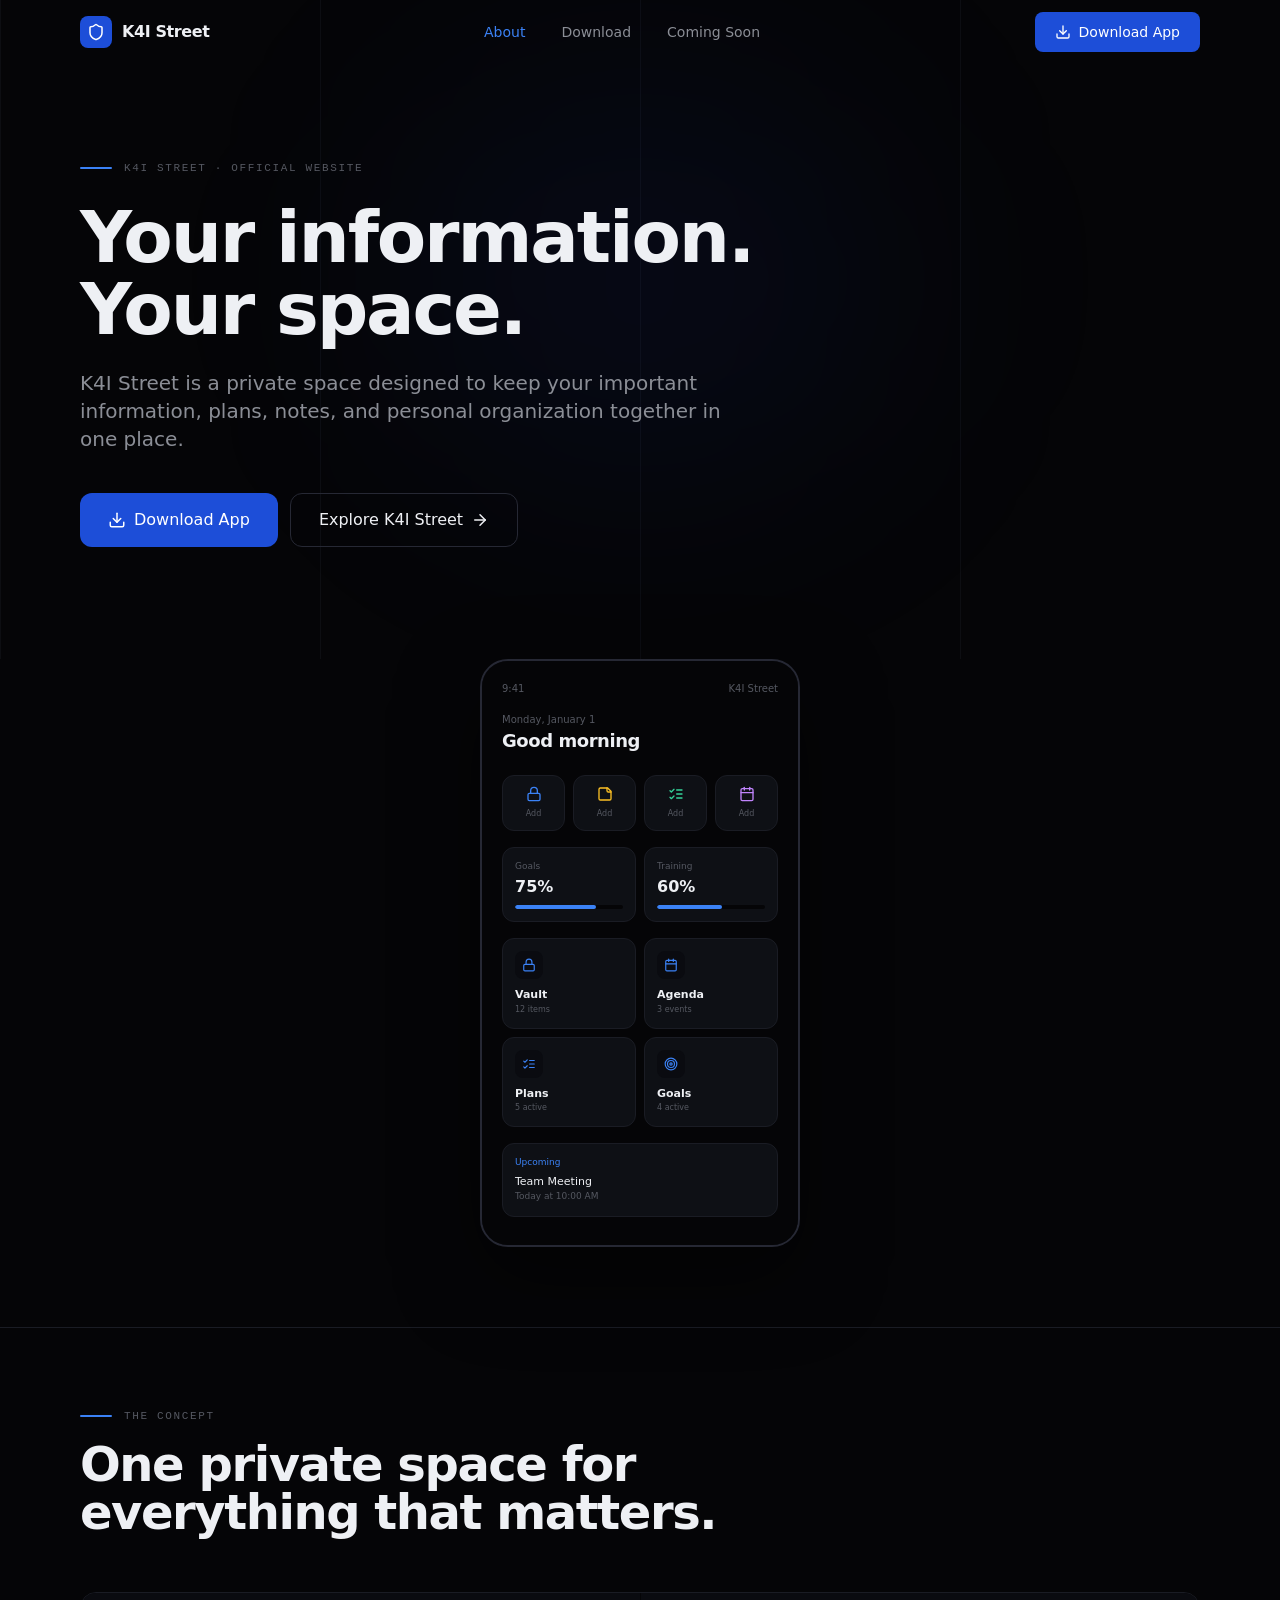
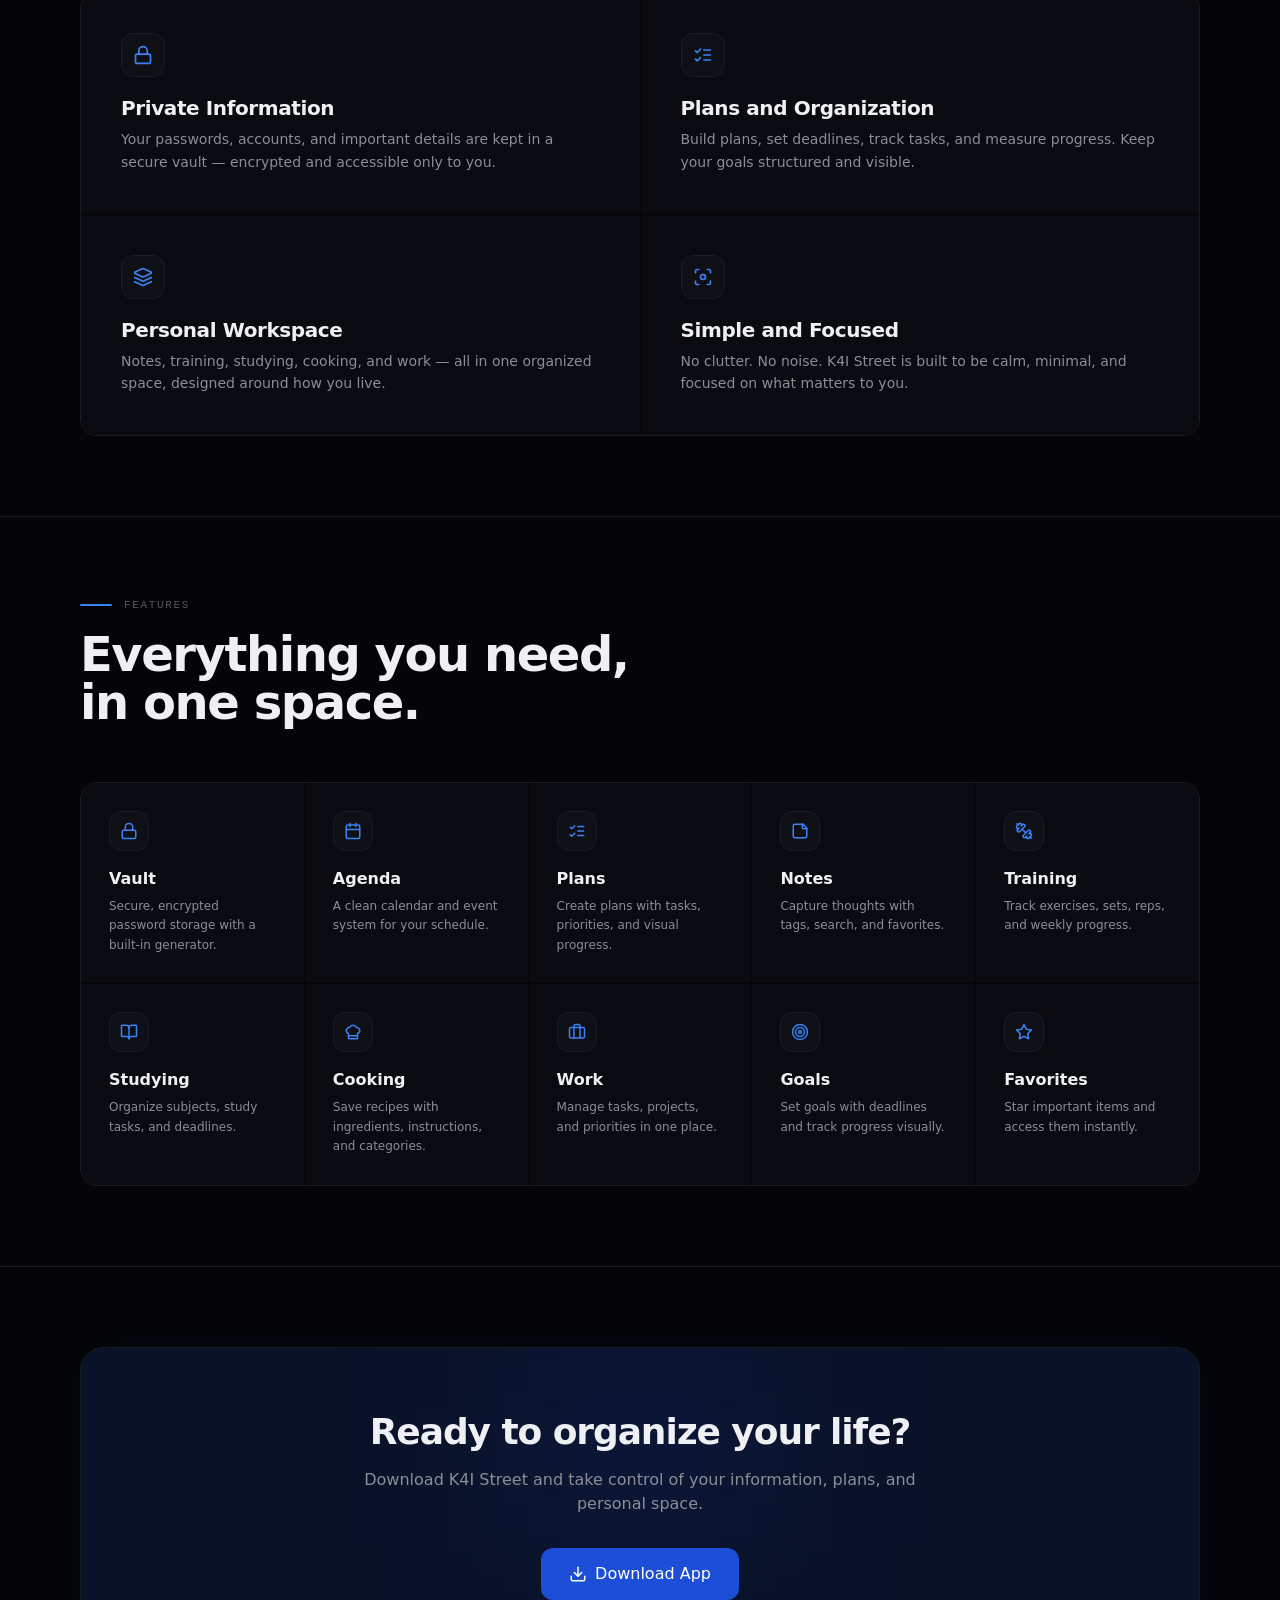
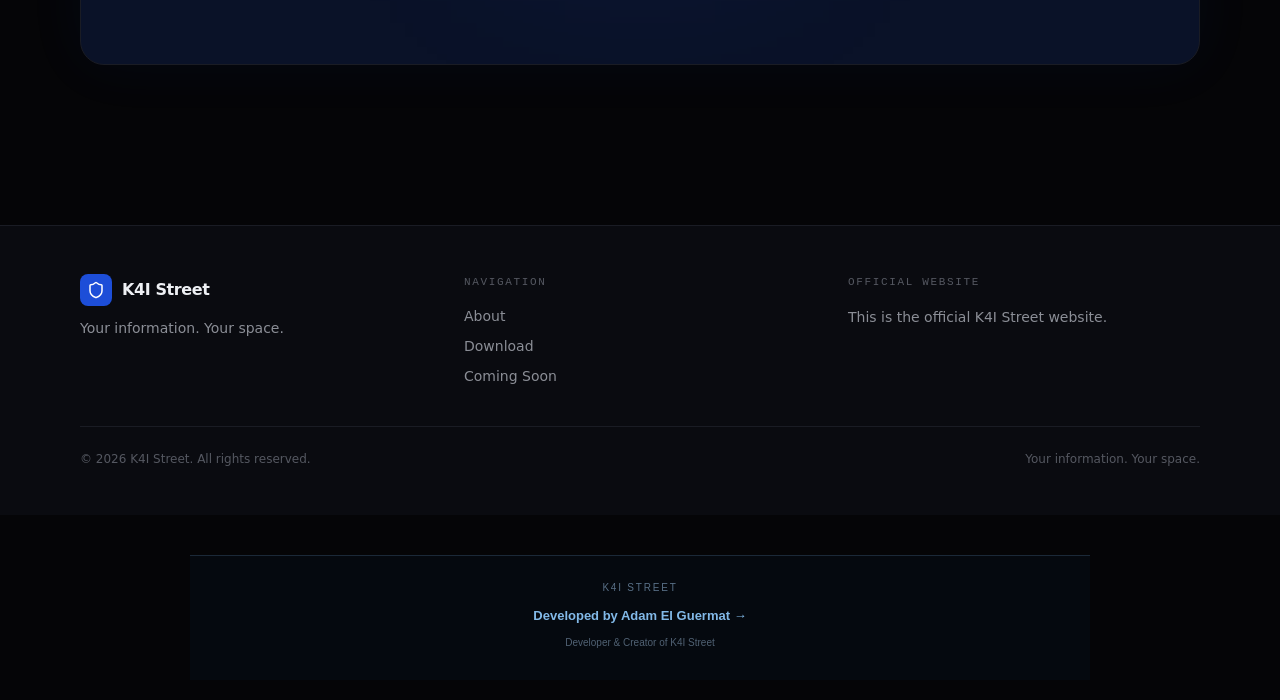
<file: index.html>
<!doctype html>
<html lang="en">
  <head>
    <meta charset="UTF-8" />
    <link rel="icon" type="image/svg+xml" href="/vite.svg" />
    <meta name="viewport" content="width=device-width, initial-scale=1.0" />
    <title>K4I Street â€” Your Information. Your Space.</title>
    <meta property="og:image" content="https://bolt.new/static/og_default.png" />
    <meta name="twitter:card" content="summary_large_image" />
    <meta name="twitter:image" content="https://bolt.new/static/og_default.png" />
    <script type="module" crossorigin src="/assets/index-Bp3vy4Fv.js"></script>
    <link rel="stylesheet" crossorigin href="/assets/index-YwClUOnF.css">
    <link rel="icon" type="image/svg+xml" href="/favicon.svg?v=2" /></head>
  <body>
    <div id="root"></div>
<footer style="margin:40px auto 20px;padding:24px 20px 30px;max-width:900px;text-align:center;border-top:1px solid rgba(53,80,107,.45);background:rgba(5,10,16,.88);color:#6f8093;font-family:Inter,Arial,sans-serif;">
  <div style="font-size:10px;letter-spacing:.18em;text-transform:uppercase;color:#597087;margin-bottom:8px;">
    K4I Street
  </div>
  <a href="/adam-el-guermat.html" style="color:#82b9e8;text-decoration:none;font-size:13px;font-weight:700;">
    Developed by Adam El Guermat &rarr;
  </a>
  <div style="font-size:10px;margin-top:8px;color:#506173;">
    Developer &amp; Creator of K4I Street
  </div>
</footer>
  </body>
</html>
</file>
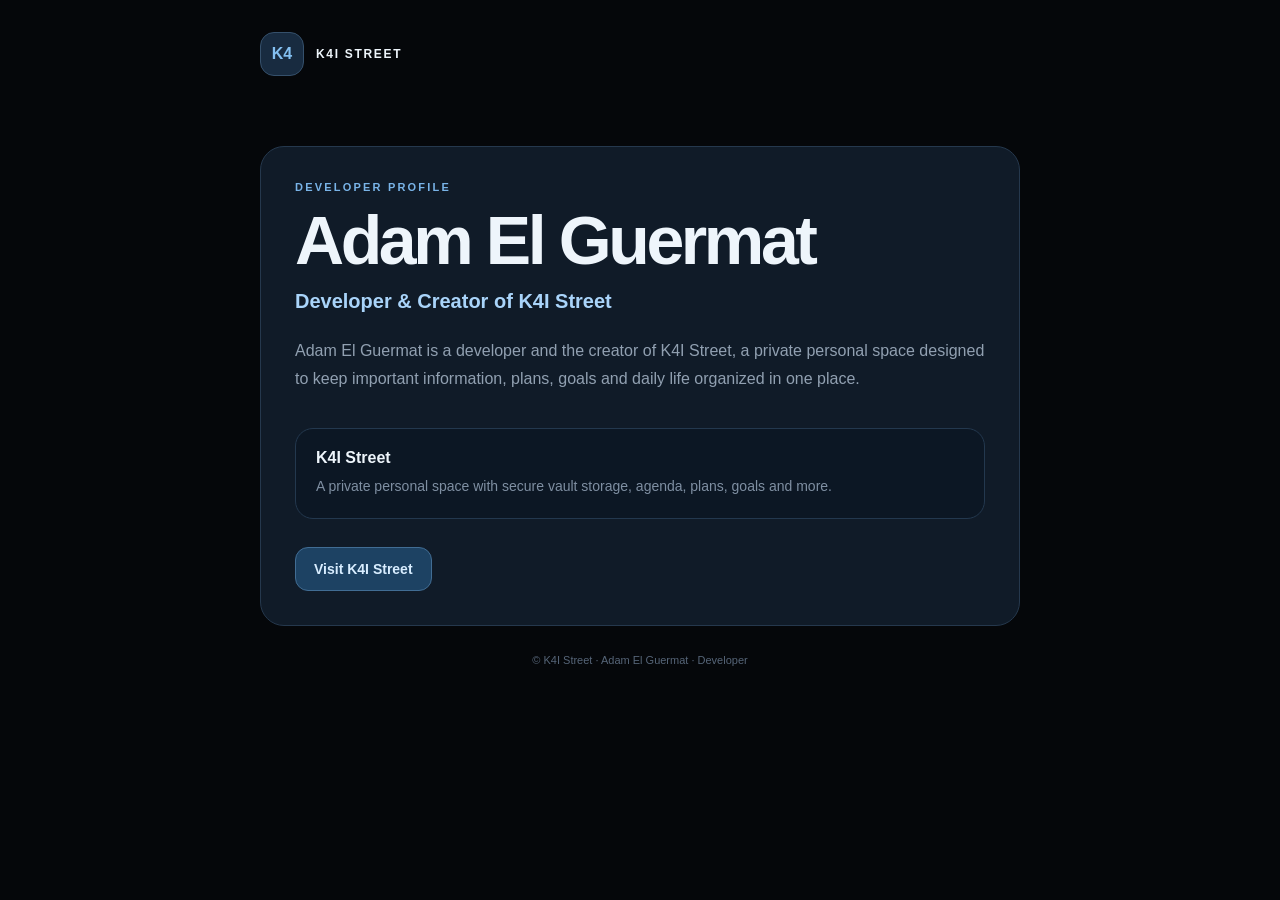
<file: adam-el-guermat/index.html>
<!DOCTYPE html>
<html lang="en">
  <head>
    <meta charset="UTF-8" />
    <meta name="viewport" content="width=device-width, initial-scale=1.0" />

    <title>Adam El Guermat — Developer | K4I Street</title>

    <meta
      name="description"
      content="Adam El Guermat — Developer and creator of K4I Street."
    />

    <meta name="robots" content="index, follow" />

    <link
      rel="canonical"
      href="https://k4istreet.github.io/adam-el-guermat/"
    />

    <link rel="icon" type="image/svg+xml" href="/k4i-logo.svg" />

    <script type="application/ld+json">
      {
        "@context": "https://schema.org",
        "@type": "ProfilePage",
        "mainEntity": {
          "@type": "Person",
          "name": "Adam El Guermat",
          "jobTitle": "Developer",
          "description": "Adam El Guermat is a developer and creator of K4I Street.",
          "url": "https://k4istreet.github.io/adam-el-guermat/",
          "worksFor": {
            "@type": "Organization",
            "name": "K4I Street",
            "url": "https://k4istreet.github.io/"
          }
        }
      }
    </script>

    <style>
      * {
        box-sizing: border-box;
      }

      body {
        margin: 0;
        min-height: 100vh;
        font-family: Arial, sans-serif;
        background: #05070a;
        color: #eef5fb;
      }

      .wrap {
        width: min(760px, calc(100% - 32px));
        margin: auto;
        padding: 32px 0 60px;
      }

      .brand {
        display: inline-flex;
        align-items: center;
        gap: 12px;
        color: inherit;
        text-decoration: none;
        margin-bottom: 70px;
      }

      .logo {
        width: 44px;
        height: 44px;
        border-radius: 14px;
        background: #182b40;
        border: 1px solid #35506b;
        display: grid;
        place-items: center;
        color: #83bff0;
        font-weight: 800;
      }

      .brand-name {
        font-size: 12px;
        font-weight: 800;
        letter-spacing: 0.14em;
      }

      .card {
        background: #101b28;
        border: 1px solid #25384d;
        border-radius: 24px;
        padding: 34px;
      }

      .eyebrow {
        color: #79b4e8;
        font-size: 11px;
        font-weight: 800;
        letter-spacing: 0.2em;
        text-transform: uppercase;
        margin-bottom: 14px;
      }

      h1 {
        margin: 0;
        font-size: clamp(40px, 8vw, 68px);
        line-height: 0.98;
        letter-spacing: -0.05em;
      }

      .role {
        margin-top: 16px;
        font-size: 20px;
        color: #a9d4fa;
        font-weight: 600;
      }

      .bio {
        margin-top: 24px;
        color: #91a0b1;
        font-size: 16px;
        line-height: 1.8;
      }

      .project {
        margin-top: 34px;
        padding: 20px;
        border-radius: 18px;
        background: #0c1724;
        border: 1px solid #23384e;
      }

      .project-title {
        font-weight: 800;
        margin-bottom: 8px;
      }

      .project-text {
        color: #7f8fa2;
        line-height: 1.6;
        font-size: 14px;
      }

      .button {
        display: inline-flex;
        margin-top: 28px;
        padding: 13px 18px;
        border-radius: 13px;
        background: #1d4263;
        border: 1px solid #416d94;
        color: #d8edff;
        text-decoration: none;
        font-weight: 700;
        font-size: 14px;
      }

      footer {
        margin-top: 28px;
        color: #566578;
        font-size: 11px;
        text-align: center;
      }
    </style>
  </head>

  <body>
    <div class="wrap">
      <a class="brand" href="/">
        <div class="logo">K4</div>
        <div class="brand-name">K4I STREET</div>
      </a>

      <main class="card">
        <div class="eyebrow">Developer Profile</div>

        <h1>Adam El Guermat</h1>

        <div class="role">
          Developer &amp; Creator of K4I Street
        </div>

        <p class="bio">
          Adam El Guermat is a developer and the creator of K4I Street,
          a private personal space designed to keep important information,
          plans, goals and daily life organized in one place.
        </p>

        <section class="project">
          <div class="project-title">K4I Street</div>
          <div class="project-text">
            A private personal space with secure vault storage,
            agenda, plans, goals and more.
          </div>
        </section>

        <a class="button" href="/">
          Visit K4I Street
        </a>
      </main>

      <footer>
        © K4I Street · Adam El Guermat · Developer
      </footer>
    </div>
  </body>
</html>
</file>
<file: assets/index-YwClUOnF.css>
*,:before,:after{--tw-border-spacing-x: 0;--tw-border-spacing-y: 0;--tw-translate-x: 0;--tw-translate-y: 0;--tw-rotate: 0;--tw-skew-x: 0;--tw-skew-y: 0;--tw-scale-x: 1;--tw-scale-y: 1;--tw-pan-x: ;--tw-pan-y: ;--tw-pinch-zoom: ;--tw-scroll-snap-strictness: proximity;--tw-gradient-from-position: ;--tw-gradient-via-position: ;--tw-gradient-to-position: ;--tw-ordinal: ;--tw-slashed-zero: ;--tw-numeric-figure: ;--tw-numeric-spacing: ;--tw-numeric-fraction: ;--tw-ring-inset: ;--tw-ring-offset-width: 0px;--tw-ring-offset-color: #fff;--tw-ring-color: rgb(59 130 246 / .5);--tw-ring-offset-shadow: 0 0 #0000;--tw-ring-shadow: 0 0 #0000;--tw-shadow: 0 0 #0000;--tw-shadow-colored: 0 0 #0000;--tw-blur: ;--tw-brightness: ;--tw-contrast: ;--tw-grayscale: ;--tw-hue-rotate: ;--tw-invert: ;--tw-saturate: ;--tw-sepia: ;--tw-drop-shadow: ;--tw-backdrop-blur: ;--tw-backdrop-brightness: ;--tw-backdrop-contrast: ;--tw-backdrop-grayscale: ;--tw-backdrop-hue-rotate: ;--tw-backdrop-invert: ;--tw-backdrop-opacity: ;--tw-backdrop-saturate: ;--tw-backdrop-sepia: ;--tw-contain-size: ;--tw-contain-layout: ;--tw-contain-paint: ;--tw-contain-style: }::backdrop{--tw-border-spacing-x: 0;--tw-border-spacing-y: 0;--tw-translate-x: 0;--tw-translate-y: 0;--tw-rotate: 0;--tw-skew-x: 0;--tw-skew-y: 0;--tw-scale-x: 1;--tw-scale-y: 1;--tw-pan-x: ;--tw-pan-y: ;--tw-pinch-zoom: ;--tw-scroll-snap-strictness: proximity;--tw-gradient-from-position: ;--tw-gradient-via-position: ;--tw-gradient-to-position: ;--tw-ordinal: ;--tw-slashed-zero: ;--tw-numeric-figure: ;--tw-numeric-spacing: ;--tw-numeric-fraction: ;--tw-ring-inset: ;--tw-ring-offset-width: 0px;--tw-ring-offset-color: #fff;--tw-ring-color: rgb(59 130 246 / .5);--tw-ring-offset-shadow: 0 0 #0000;--tw-ring-shadow: 0 0 #0000;--tw-shadow: 0 0 #0000;--tw-shadow-colored: 0 0 #0000;--tw-blur: ;--tw-brightness: ;--tw-contrast: ;--tw-grayscale: ;--tw-hue-rotate: ;--tw-invert: ;--tw-saturate: ;--tw-sepia: ;--tw-drop-shadow: ;--tw-backdrop-blur: ;--tw-backdrop-brightness: ;--tw-backdrop-contrast: ;--tw-backdrop-grayscale: ;--tw-backdrop-hue-rotate: ;--tw-backdrop-invert: ;--tw-backdrop-opacity: ;--tw-backdrop-saturate: ;--tw-backdrop-sepia: ;--tw-contain-size: ;--tw-contain-layout: ;--tw-contain-paint: ;--tw-contain-style: }*,:before,:after{box-sizing:border-box;border-width:0;border-style:solid;border-color:#e5e7eb}:before,:after{--tw-content: ""}html,:host{line-height:1.5;-webkit-text-size-adjust:100%;-moz-tab-size:4;-o-tab-size:4;tab-size:4;font-family:ui-sans-serif,system-ui,sans-serif,"Apple Color Emoji","Segoe UI Emoji",Segoe UI Symbol,"Noto Color Emoji";font-feature-settings:normal;font-variation-settings:normal;-webkit-tap-highlight-color:transparent}body{margin:0;line-height:inherit}hr{height:0;color:inherit;border-top-width:1px}abbr:where([title]){-webkit-text-decoration:underline dotted;text-decoration:underline dotted}h1,h2,h3,h4,h5,h6{font-size:inherit;font-weight:inherit}a{color:inherit;text-decoration:inherit}b,strong{font-weight:bolder}code,kbd,samp,pre{font-family:ui-monospace,SFMono-Regular,Menlo,Monaco,Consolas,Liberation Mono,Courier New,monospace;font-feature-settings:normal;font-variation-settings:normal;font-size:1em}small{font-size:80%}sub,sup{font-size:75%;line-height:0;position:relative;vertical-align:baseline}sub{bottom:-.25em}sup{top:-.5em}table{text-indent:0;border-color:inherit;border-collapse:collapse}button,input,optgroup,select,textarea{font-family:inherit;font-feature-settings:inherit;font-variation-settings:inherit;font-size:100%;font-weight:inherit;line-height:inherit;letter-spacing:inherit;color:inherit;margin:0;padding:0}button,select{text-transform:none}button,input:where([type=button]),input:where([type=reset]),input:where([type=submit]){-webkit-appearance:button;background-color:transparent;background-image:none}:-moz-focusring{outline:auto}:-moz-ui-invalid{box-shadow:none}progress{vertical-align:baseline}::-webkit-inner-spin-button,::-webkit-outer-spin-button{height:auto}[type=search]{-webkit-appearance:textfield;outline-offset:-2px}::-webkit-search-decoration{-webkit-appearance:none}::-webkit-file-upload-button{-webkit-appearance:button;font:inherit}summary{display:list-item}blockquote,dl,dd,h1,h2,h3,h4,h5,h6,hr,figure,p,pre{margin:0}fieldset{margin:0;padding:0}legend{padding:0}ol,ul,menu{list-style:none;margin:0;padding:0}dialog{padding:0}textarea{resize:vertical}input::-moz-placeholder,textarea::-moz-placeholder{opacity:1;color:#9ca3af}input::placeholder,textarea::placeholder{opacity:1;color:#9ca3af}button,[role=button]{cursor:pointer}:disabled{cursor:default}img,svg,video,canvas,audio,iframe,embed,object{display:block;vertical-align:middle}img,video{max-width:100%;height:auto}[hidden]:where(:not([hidden=until-found])){display:none}:root{--bg: #050507;--bg-surface: #0a0b10;--bg-card: #0e1015;--bg-elevated: #131520;--navy: #0a1228;--navy-light: #101a38;--blue: #1d4ed8;--blue-light: #3b82f6;--blue-accent: #60a5fa;--text: #eef0f4;--text-secondary: #8b8e96;--text-tertiary: #555861;--border: #1a1c24;--border-light: #262834}*{-webkit-tap-highlight-color:transparent;margin:0;padding:0;box-sizing:border-box}html{scroll-behavior:smooth;background:var(--bg)}body{background:var(--bg);color:var(--text);font-family:Inter,-apple-system,BlinkMacSystemFont,SF Pro Display,system-ui,sans-serif;-webkit-font-smoothing:antialiased;-moz-osx-font-smoothing:grayscale;overflow-x:hidden}::-webkit-scrollbar{width:5px}::-webkit-scrollbar-track{background:transparent}::-webkit-scrollbar-thumb{background:var(--border-light);border-radius:3px}.visible{visibility:visible}.static{position:static}.fixed{position:fixed}.absolute{position:absolute}.relative{position:relative}.inset-0{top:0;right:0;bottom:0;left:0}.inset-x-0{left:0;right:0}.left-1\/2{left:50%}.top-0{top:0}.top-16{top:4rem}.top-20{top:5rem}.z-40{z-index:40}.z-50{z-index:50}.mx-auto{margin-left:auto;margin-right:auto}.mb-0\.5{margin-bottom:.125rem}.mb-1{margin-bottom:.25rem}.mb-1\.5{margin-bottom:.375rem}.mb-10{margin-bottom:2.5rem}.mb-12{margin-bottom:3rem}.mb-14{margin-bottom:3.5rem}.mb-2{margin-bottom:.5rem}.mb-3{margin-bottom:.75rem}.mb-4{margin-bottom:1rem}.mb-5{margin-bottom:1.25rem}.mb-6{margin-bottom:1.5rem}.mb-8{margin-bottom:2rem}.mt-1{margin-top:.25rem}.mt-1\.5{margin-top:.375rem}.mt-10{margin-top:2.5rem}.mt-2{margin-top:.5rem}.mt-20{margin-top:5rem}.block{display:block}.flex{display:flex}.inline-flex{display:inline-flex}.grid{display:grid}.hidden{display:none}.h-1{height:.25rem}.h-10{height:2.5rem}.h-11{height:2.75rem}.h-16{height:4rem}.h-7{height:1.75rem}.h-8{height:2rem}.h-\[200px\]{height:200px}.h-\[400px\]{height:400px}.h-full{height:100%}.min-h-screen{min-height:100vh}.w-10{width:2.5rem}.w-11{width:2.75rem}.w-16{width:4rem}.w-7{width:1.75rem}.w-8{width:2rem}.w-\[280px\]{width:280px}.w-\[300px\]{width:300px}.w-\[500px\]{width:500px}.w-full{width:100%}.max-w-2xl{max-width:42rem}.max-w-3xl{max-width:48rem}.max-w-\[1200px\]{max-width:1200px}.max-w-lg{max-width:32rem}.max-w-md{max-width:28rem}.max-w-xl{max-width:36rem}.flex-1{flex:1 1 0%}.flex-shrink-0{flex-shrink:0}.grow{flex-grow:1}.-translate-x-1\/2{--tw-translate-x: -50%;transform:translate(var(--tw-translate-x),var(--tw-translate-y)) rotate(var(--tw-rotate)) skew(var(--tw-skew-x)) skewY(var(--tw-skew-y)) scaleX(var(--tw-scale-x)) scaleY(var(--tw-scale-y))}.grid-cols-1{grid-template-columns:repeat(1,minmax(0,1fr))}.grid-cols-2{grid-template-columns:repeat(2,minmax(0,1fr))}.grid-cols-4{grid-template-columns:repeat(4,minmax(0,1fr))}.flex-col{flex-direction:column}.items-start{align-items:flex-start}.items-center{align-items:center}.justify-center{justify-content:center}.justify-between{justify-content:space-between}.gap-1{gap:.25rem}.gap-1\.5{gap:.375rem}.gap-2{gap:.5rem}.gap-2\.5{gap:.625rem}.gap-3{gap:.75rem}.gap-4{gap:1rem}.gap-6{gap:1.5rem}.gap-8{gap:2rem}.gap-px{gap:1px}.space-y-1>:not([hidden])~:not([hidden]){--tw-space-y-reverse: 0;margin-top:calc(.25rem * calc(1 - var(--tw-space-y-reverse)));margin-bottom:calc(.25rem * var(--tw-space-y-reverse))}.space-y-2\.5>:not([hidden])~:not([hidden]){--tw-space-y-reverse: 0;margin-top:calc(.625rem * calc(1 - var(--tw-space-y-reverse)));margin-bottom:calc(.625rem * var(--tw-space-y-reverse))}.space-y-px>:not([hidden])~:not([hidden]){--tw-space-y-reverse: 0;margin-top:calc(1px * calc(1 - var(--tw-space-y-reverse)));margin-bottom:calc(1px * var(--tw-space-y-reverse))}.overflow-hidden{overflow:hidden}.rounded-2xl{border-radius:1rem}.rounded-3xl{border-radius:1.5rem}.rounded-full{border-radius:9999px}.rounded-lg{border-radius:.5rem}.rounded-xl{border-radius:.75rem}.border{border-width:1px}.border-b{border-bottom-width:1px}.border-r{border-right-width:1px}.border-t{border-top-width:1px}.border-amber-400\/30{border-color:#fbbf244d}.border-red-500\/20{border-color:#ef444433}.bg-\[\#050505\]{--tw-bg-opacity: 1;background-color:rgb(5 5 5 / var(--tw-bg-opacity, 1))}.bg-amber-400\/10{background-color:#fbbf241a}.bg-black\/60{background-color:#0009}.bg-blue-600{--tw-bg-opacity: 1;background-color:rgb(37 99 235 / var(--tw-bg-opacity, 1))}.bg-red-500\/10{background-color:#ef44441a}.bg-transparent{background-color:transparent}.p-10{padding:2.5rem}.p-2{padding:.5rem}.p-2\.5{padding:.625rem}.p-3{padding:.75rem}.p-4{padding:1rem}.p-5{padding:1.25rem}.p-6{padding:1.5rem}.p-8{padding:2rem}.px-2\.5{padding-left:.625rem;padding-right:.625rem}.px-4{padding-left:1rem;padding-right:1rem}.px-5{padding-left:1.25rem;padding-right:1.25rem}.px-6{padding-left:1.5rem;padding-right:1.5rem}.px-7{padding-left:1.75rem;padding-right:1.75rem}.px-8{padding-left:2rem;padding-right:2rem}.py-1{padding-top:.25rem;padding-bottom:.25rem}.py-12{padding-top:3rem;padding-bottom:3rem}.py-16{padding-top:4rem;padding-bottom:4rem}.py-2{padding-top:.5rem;padding-bottom:.5rem}.py-2\.5{padding-top:.625rem;padding-bottom:.625rem}.py-20{padding-top:5rem;padding-bottom:5rem}.py-3{padding-top:.75rem;padding-bottom:.75rem}.py-3\.5{padding-top:.875rem;padding-bottom:.875rem}.py-4{padding-top:1rem;padding-bottom:1rem}.pb-16{padding-bottom:4rem}.pb-20{padding-bottom:5rem}.pt-32{padding-top:8rem}.pt-6{padding-top:1.5rem}.text-left{text-align:left}.text-center{text-align:center}.text-2xl{font-size:1.5rem;line-height:2rem}.text-3xl{font-size:1.875rem;line-height:2.25rem}.text-\[10px\]{font-size:10px}.text-\[11px\]{font-size:11px}.text-\[2\.5rem\]{font-size:2.5rem}.text-\[8px\]{font-size:8px}.text-\[9px\]{font-size:9px}.text-base{font-size:1rem;line-height:1.5rem}.text-lg{font-size:1.125rem;line-height:1.75rem}.text-sm{font-size:.875rem;line-height:1.25rem}.text-xl{font-size:1.25rem;line-height:1.75rem}.text-xs{font-size:.75rem;line-height:1rem}.font-bold{font-weight:700}.font-medium{font-weight:500}.font-semibold{font-weight:600}.leading-relaxed{line-height:1.625}.tracking-tight{letter-spacing:-.025em}.text-amber-400{--tw-text-opacity: 1;color:rgb(251 191 36 / var(--tw-text-opacity, 1))}.text-emerald-400{--tw-text-opacity: 1;color:rgb(52 211 153 / var(--tw-text-opacity, 1))}.text-gray-400{--tw-text-opacity: 1;color:rgb(156 163 175 / var(--tw-text-opacity, 1))}.text-purple-400{--tw-text-opacity: 1;color:rgb(192 132 252 / var(--tw-text-opacity, 1))}.text-white{--tw-text-opacity: 1;color:rgb(255 255 255 / var(--tw-text-opacity, 1))}.opacity-40{opacity:.4}.blur-\[120px\]{--tw-blur: blur(120px);filter:var(--tw-blur) var(--tw-brightness) var(--tw-contrast) var(--tw-grayscale) var(--tw-hue-rotate) var(--tw-invert) var(--tw-saturate) var(--tw-sepia) var(--tw-drop-shadow)}.blur-\[80px\]{--tw-blur: blur(80px);filter:var(--tw-blur) var(--tw-brightness) var(--tw-contrast) var(--tw-grayscale) var(--tw-hue-rotate) var(--tw-invert) var(--tw-saturate) var(--tw-sepia) var(--tw-drop-shadow)}.backdrop-blur-lg{--tw-backdrop-blur: blur(16px);-webkit-backdrop-filter:var(--tw-backdrop-blur) var(--tw-backdrop-brightness) var(--tw-backdrop-contrast) var(--tw-backdrop-grayscale) var(--tw-backdrop-hue-rotate) var(--tw-backdrop-invert) var(--tw-backdrop-opacity) var(--tw-backdrop-saturate) var(--tw-backdrop-sepia);backdrop-filter:var(--tw-backdrop-blur) var(--tw-backdrop-brightness) var(--tw-backdrop-contrast) var(--tw-backdrop-grayscale) var(--tw-backdrop-hue-rotate) var(--tw-backdrop-invert) var(--tw-backdrop-opacity) var(--tw-backdrop-saturate) var(--tw-backdrop-sepia)}.transition-all{transition-property:all;transition-timing-function:cubic-bezier(.4,0,.2,1);transition-duration:.15s}.transition-colors{transition-property:color,background-color,border-color,text-decoration-color,fill,stroke;transition-timing-function:cubic-bezier(.4,0,.2,1);transition-duration:.15s}.transition-transform{transition-property:transform;transition-timing-function:cubic-bezier(.4,0,.2,1);transition-duration:.15s}.duration-300{transition-duration:.3s}.bg-site{background:var(--bg)}.bg-surface{background:var(--bg-surface)}.bg-card{background:var(--bg-card)}.bg-navy{background:var(--navy)}.text-site{color:var(--text)}.text-sec{color:var(--text-secondary)}.text-tri{color:var(--text-tertiary)}.text-blue{color:var(--blue-light)}.border-site{border-color:var(--border)}.bg-blue{background:var(--blue)}.bg-blue-light{background:var(--blue-light)}.display{font-family:Inter,-apple-system,system-ui,sans-serif;font-weight:700;letter-spacing:-.03em;line-height:1.05}.editorial{font-weight:600;letter-spacing:-.02em;line-height:1.15}.mono-label{font-family:SF Mono,Fira Code,monospace;font-size:11px;letter-spacing:.15em;text-transform:uppercase;color:var(--text-tertiary)}.grid-lines{background-image:linear-gradient(to right,var(--border) 1px,transparent 1px);background-size:25% 100%}.card-hover{transition:transform .35s cubic-bezier(.16,1,.3,1),border-color .35s ease,box-shadow .35s ease}.card-hover:hover{transform:translateY(-4px);border-color:var(--border-light);box-shadow:0 12px 40px #1d4ed814}.btn-primary{background:var(--blue);color:#fff;transition:background .25s ease,transform .15s ease}.btn-primary:hover{background:var(--blue-light)}.btn-primary:active{transform:scale(.97)}.btn-secondary{background:transparent;border:1px solid var(--border-light);color:var(--text);transition:border-color .25s ease,background .25s ease}.btn-secondary:hover{border-color:var(--blue-light);background:#3b82f60d}.reveal{opacity:0;transform:translateY(24px);transition:opacity .7s cubic-bezier(.16,1,.3,1),transform .7s cubic-bezier(.16,1,.3,1)}.reveal.in{opacity:1;transform:translateY(0)}.page-enter{animation:pageEnter .4s cubic-bezier(.16,1,.3,1) forwards}@keyframes pageEnter{0%{opacity:0;transform:translateY(12px)}to{opacity:1;transform:translateY(0)}}.phone-frame{border:2px solid var(--border-light);border-radius:28px;overflow:hidden;background:var(--bg-surface);box-shadow:0 30px 80px #00000080,0 0 0 1px #ffffff08 inset}.accent-line{width:32px;height:2px;background:var(--blue-light);border-radius:1px}.glow-subtle{box-shadow:0 0 60px #1d4ed80f}.last\:border-0:last-child{border-width:0px}.hover\:bg-blue-500:hover{--tw-bg-opacity: 1;background-color:rgb(59 130 246 / var(--tw-bg-opacity, 1))}.hover\:text-site:hover{color:var(--text)}.hover\:text-blue:hover{color:var(--blue-light)}.group:hover .group-hover\:scale-105{--tw-scale-x: 1.05;--tw-scale-y: 1.05;transform:translate(var(--tw-translate-x),var(--tw-translate-y)) rotate(var(--tw-rotate)) skew(var(--tw-skew-x)) skewY(var(--tw-skew-y)) scaleX(var(--tw-scale-x)) scaleY(var(--tw-scale-y))}@media (min-width: 640px){.sm\:w-\[320px\]{width:320px}.sm\:grid-cols-3{grid-template-columns:repeat(3,minmax(0,1fr))}.sm\:flex-row{flex-direction:row}.sm\:text-3xl{font-size:1.875rem;line-height:2.25rem}.sm\:text-4xl{font-size:2.25rem;line-height:2.5rem}.sm\:text-5xl{font-size:3rem;line-height:1}.sm\:text-6xl{font-size:3.75rem;line-height:1}}@media (min-width: 768px){.md\:flex{display:flex}.md\:inline-flex{display:inline-flex}.md\:hidden{display:none}.md\:grid-cols-2{grid-template-columns:repeat(2,minmax(0,1fr))}.md\:grid-cols-3{grid-template-columns:repeat(3,minmax(0,1fr))}}@media (min-width: 1024px){.lg\:grid-cols-3{grid-template-columns:repeat(3,minmax(0,1fr))}.lg\:grid-cols-5{grid-template-columns:repeat(5,minmax(0,1fr))}.lg\:p-10{padding:2.5rem}.lg\:p-16{padding:4rem}.lg\:p-7{padding:1.75rem}.lg\:p-8{padding:2rem}.lg\:px-10{padding-left:2.5rem;padding-right:2.5rem}.lg\:pb-20{padding-bottom:5rem}.lg\:pb-28{padding-bottom:7rem}.lg\:pt-40{padding-top:10rem}.lg\:text-6xl{font-size:3.75rem;line-height:1}.lg\:text-7xl{font-size:4.5rem;line-height:1}.lg\:text-xl{font-size:1.25rem;line-height:1.75rem}}
</file>
